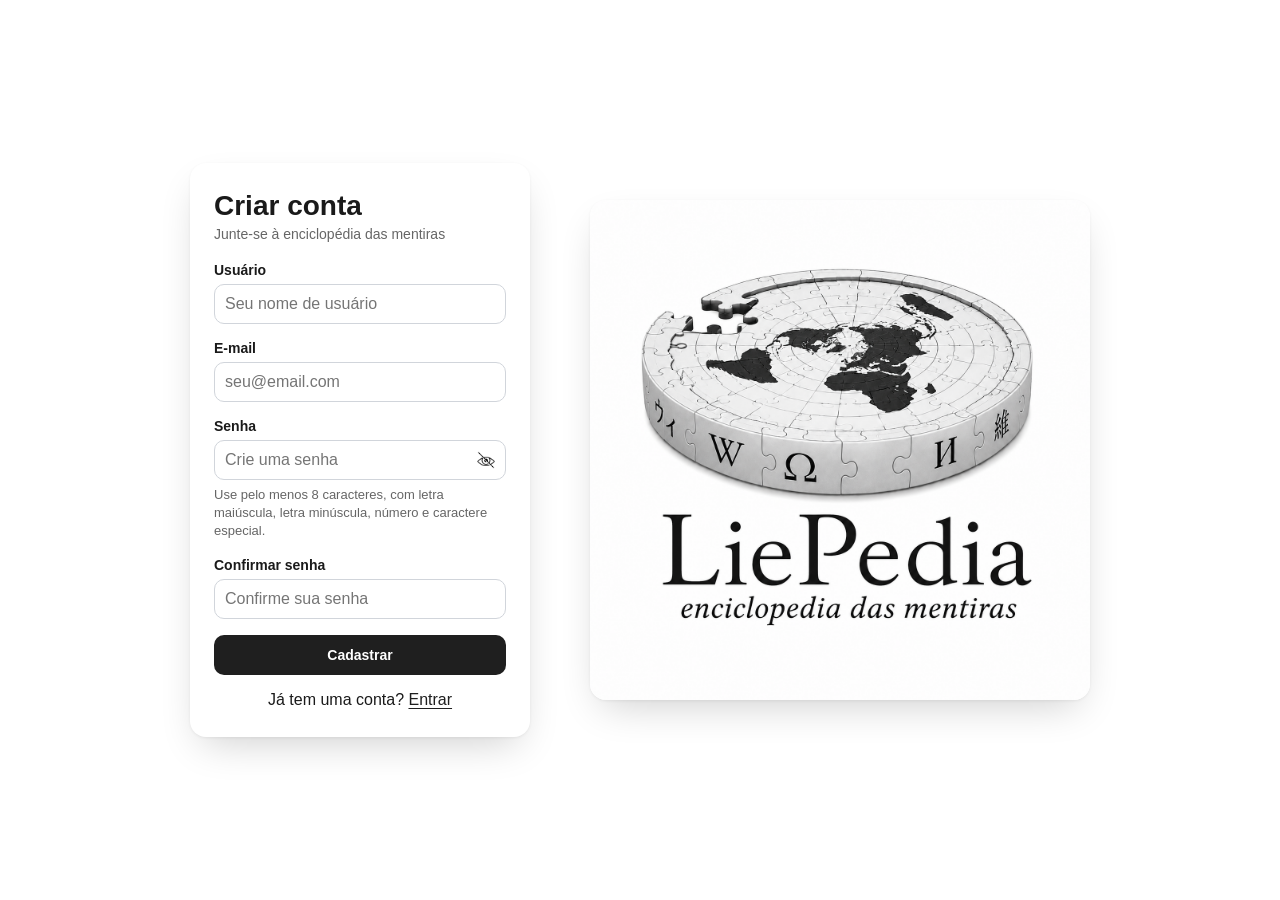
<file: tela_cadastro/cadastro-index.html>
<!DOCTYPE html>
<html lang="pt-br">
<head>
    <meta charset="UTF-8">
    <meta name="viewport" content="width=device-width, initial-scale=1.0">
    <link rel="stylesheet" href="style.css">
    <title>Liepedia - Cadastro</title>
</head>

<body>   
     <img 
        src="../Imagens/logo1.png" 
        class="Logo"
        alt="">   
    <main>
        <div class="Fundo">
            <section class="CaixaCadastro">
                <h1 class="TituloCaixa">Criar conta</h1>
                <p class="SubtituloCaixa">Junte-se à enciclopédia das mentiras</p>

                <form id="FormCadastro" novalidate>
                        
                    <label class="TexUsuario" for="usuario">Usuário</label>
                    <input 
                        type="text"
                        id="usuario" 
                        placeholder="Seu nome de usuário"
                        required
                        name="usuario"
                        autocomplete="username">


                    <label class="TextEmail" for="email">E-mail</label>
                    <input
                        type="email"
                        required
                        id="email"
                        placeholder="seu@email.com"
                        name="email"
                        autocomplete="email">

                    <label class="TextSenha" for="senha">Senha</label>

                    <div class="LabelOlhosFechadosSenha">

                        <input 
                            type ="password"
                            required
                            id="senha" 
                            placeholder="Crie uma senha" 
                            name="senha"
                            autocomplete="new-password"
                            aria-describedby="DicaSenha">

                        <button
                            type="button"
                            class="BotaoOlho"
                            id="BotaoOlhoSenha"
                            aria-label="Mostrar senha"
                            aria-pressed="false">
                            <img
                                src="../Imagens/icons_olho_fechado.png"
                                class="Icon_Olhos_Fechados_Senha"
                                alt=""
                                id="Icon_Olhos_Fechados_Senha">
                        </button>

                    </div>
                    <p class="DicaSenha" id="DicaSenha">Use pelo menos 8 caracteres, com letra maiúscula, letra minúscula, número e caractere especial.</p>


                    <label class="TextConfirmarSenha" for="confirmar-senha">Confirmar senha</label>

                    <input 
                        type="password"
                        required
                        id="confirmar-senha" 
                        placeholder="Confirme sua senha" 
                        name="confirmar-senha"
                        autocomplete="new-password">


                    <button type="submit" id="BtnEnviar">Cadastrar</button>
                
                    <p class="MensagemDeErro" id="MensagemErro" role="alert"></p>

                </form>

                <p class="TextoEntrar">
                    Já tem uma conta? 
                    <a href="../tela_login/login-index.html" class="EntrarLink">
                        Entrar</a></p>
            </section>

            <img 
                src="../Imagens/logo1.png" 
                class="LogoMax" 
                alt="Logo do Liepedia">
        </div>
    </main>

    <script src="script.js"></script>

</body>
</html>
</file>
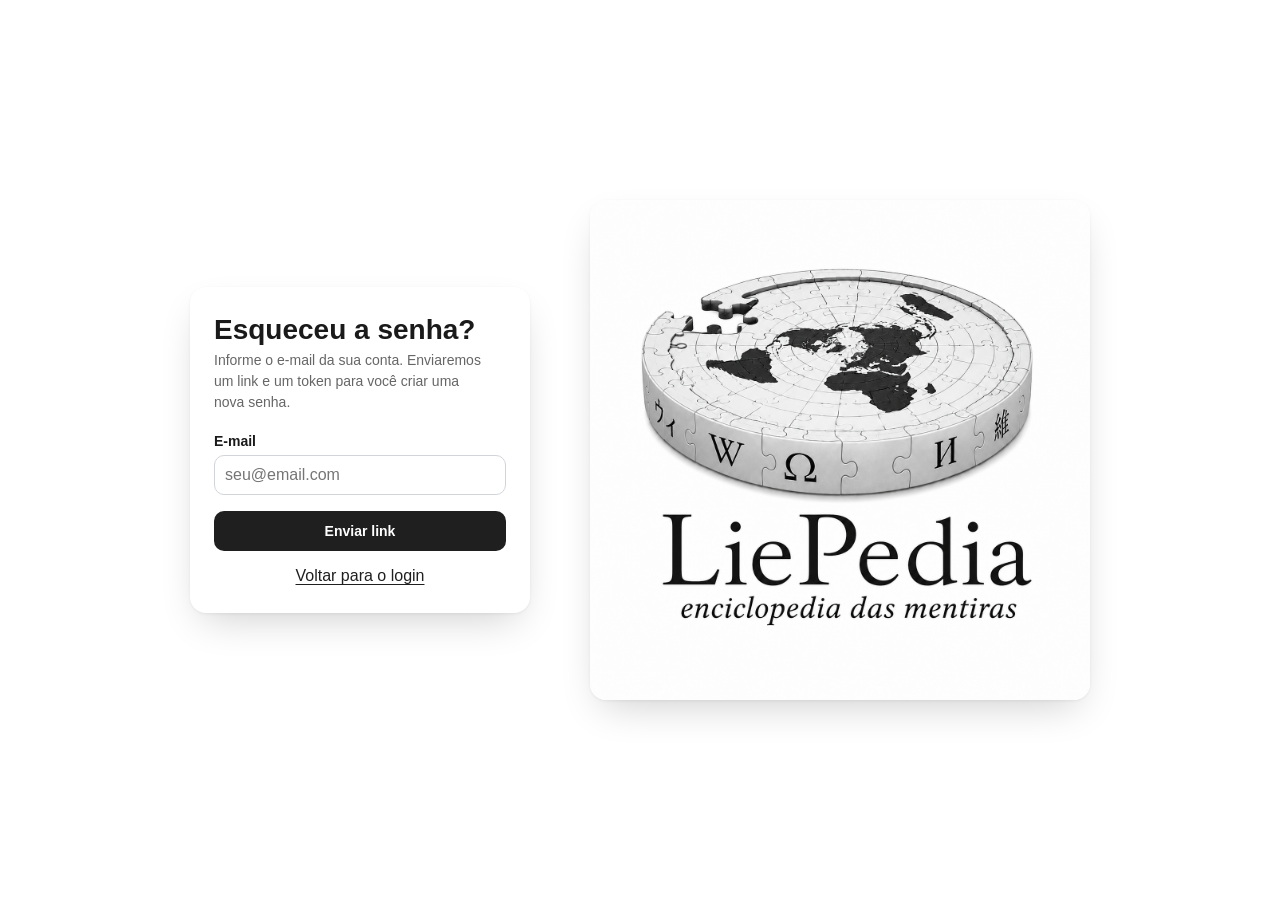
<file: tela_esqueceu_senha/esqueceu_senha.html>
<!DOCTYPE html>
<html lang="pt-br">
<head>
    <meta charset="UTF-8">
    <meta name="viewport" content="width=device-width, initial-scale=1.0">
    <link rel="stylesheet" href="style.css">
    <title>Liepedia - Recuperar senha</title>
</head>

<body>   
     <img 
        src="../Imagens/logo1.png" 
        class="Logo"
        alt="">
  <main>
        <div class="FundoEsqueceuSenha">
            <section class="CaixaCadastro">
                <h1 class="TituloEsqueceuSenha">Esqueceu a senha?</h1>
                <p class="Subtitulo">Informe o e-mail da sua conta. Enviaremos um link e um token para você criar uma nova senha.</p>
                <form class="FormulárioEsqueceuSenha" id="FormEsqueceuSenha" novalidate>
                    <label class="Textemail" for="email">E-mail</label>
                    <input
                        type="email"
                        class="LabelEmail"
                        id="email"
                        required
                        name="email"
                        placeholder="seu@email.com"
                        autocomplete="email"
                        >
                    <button type="submit" class="BtnEnviar">Enviar link</button>
                    <p class="MensagemErro" id="MensagemErro" role="alert"></p>
                    <p class="MensagemSucesso" id="MensagemSucesso" role="status"></p>
                </form>
                <div class="linkLoginDiv">
                    <a class="LinkLogin" href="../tela_login/login-index.html">Voltar para o login</a>
                </div>
            </section>
        </div>
    </main>

    <script src="script.js"></script>

    <img 
        src="../Imagens/logo1.png" 
        class="Logo1"
        alt="">
</body>
</html>
</file>
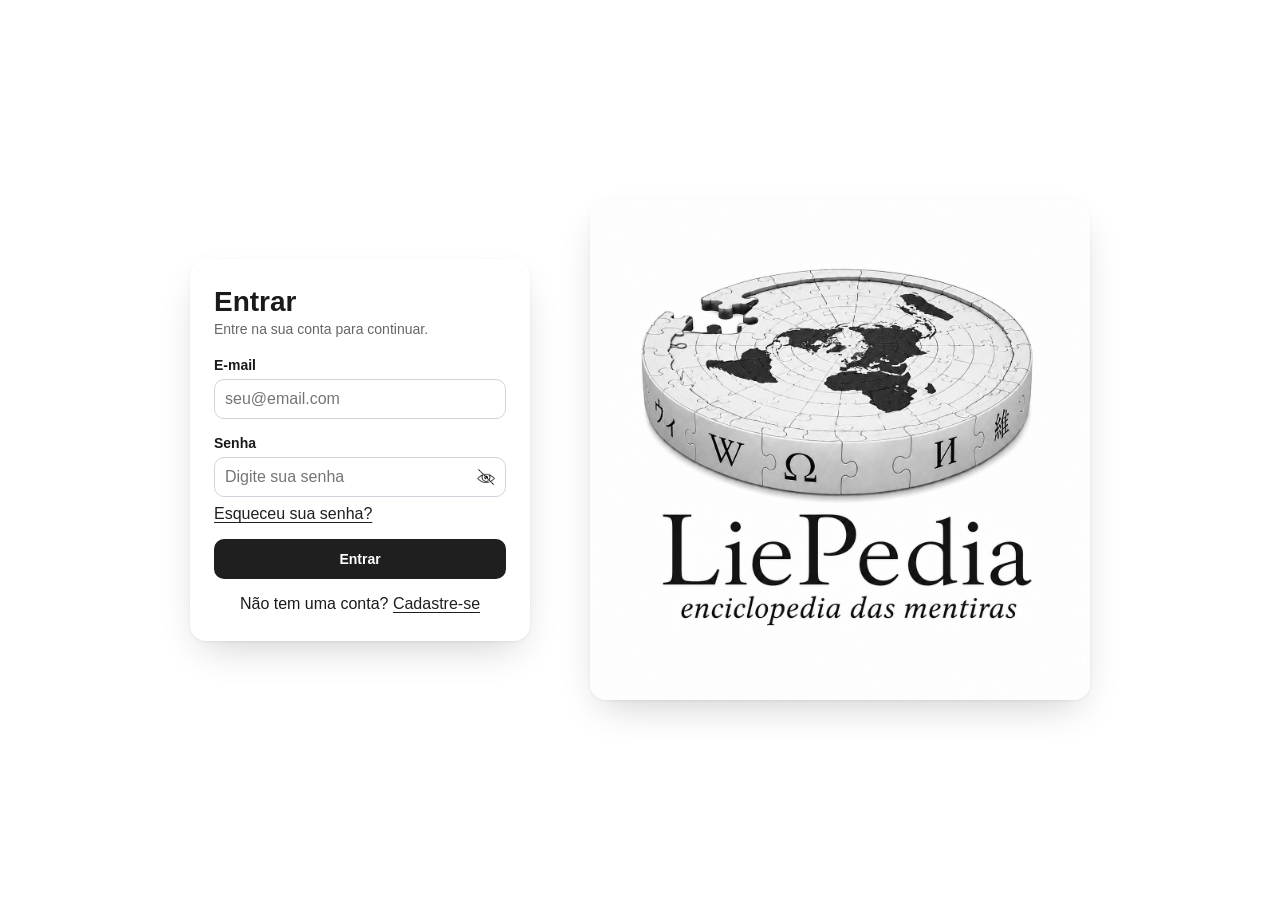
<file: tela_login/login-index.html>
<!DOCTYPE html>
<html lang="pt-br">
<head>
    <meta charset="UTF-8">
    <meta name="viewport" content="width=device-width, initial-scale=1.0">
    <link rel="stylesheet" href="style.css">
    <title>Liepedia - Login</title>
</head>


<body>

    <img 
        src="../Imagens/logo1.png" 
        class = "logo" 
        alt="">

        <main>

            <div class="conteiner">
                
                <section class="caixa">
                    <h1 class="TituloPrimario">Entrar</h1>

                    <p class="Subtitulo">Entre na sua conta para continuar.</p>
                    
                    <form id="FormularioLogin" novalidate>

                        <label class="TextEmail" for="email">E-mail</label>
                    
                        <input 
                            type="email" 
                            id="email" 
                            placeholder="seu@email.com"
                            autocomplete="email"
                            name="email"
                            required
                            >


                        <label class="TextUsuario" for="senha">Senha</label>

                        <div class="Label_senha">
                            <input 
                                type="password" 
                                id="senha" 
                                placeholder="Digite sua senha" 
                                name="senha"
                                autocomplete="current-password"
                                required>
                            <button
                                type="button"
                                class="BotaoOlho"
                                id="botaoOlho"
                                aria-label="Mostrar senha"
                                aria-pressed="false">
                                <img
                                    src="../Imagens/icons_olho_fechado.png"
                                    class="icon_olhos_abertos"
                                    id="iconeOlho"
                                    alt="">
                            </button>
                        </div>


                        <a class="RefazerSenhaLink" href="../tela_esqueceu_senha/esqueceu_senha.html">Esqueceu sua senha?</a>
                        <button type="submit">Entrar</button>

                        <p class="MensagemVaziaLogin" id="MensagemVaziaLogin" role="alert"></p>

                    </form>

                    <p class="TextoCadastro">
                        Não tem uma conta? 
                        <a href="../tela_cadastro/cadastro-index.html" class="FazerCadastroLink">
                            Cadastre-se</a></p>

                </section>

                    <img 
                        src="../Imagens/logo1.png" 
                        class="LogoMax" 
                        alt="Logo do Liepedia">
            </div>

        <script src="script.js"></script>

    </main>
</body>   
</html>
</file>
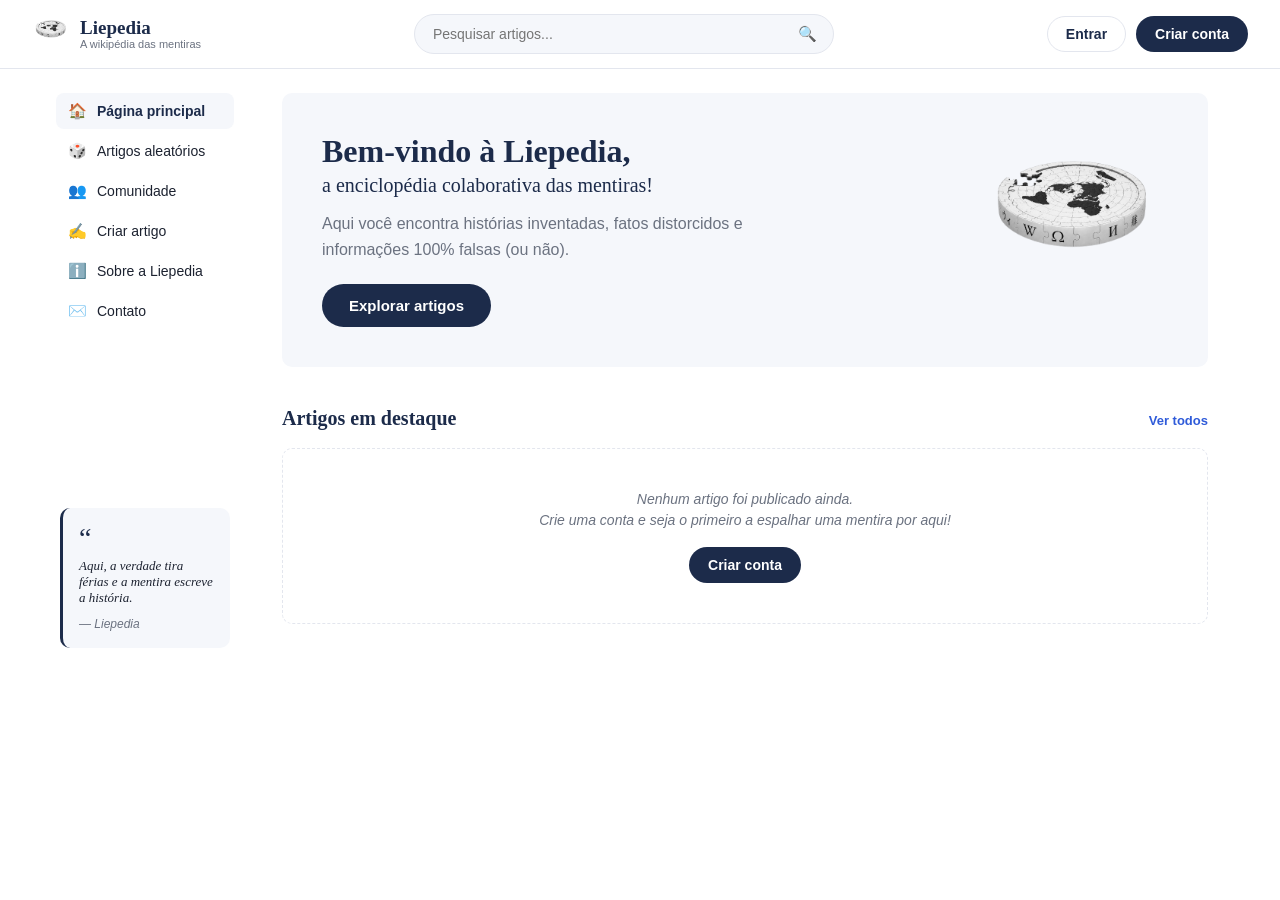
<file: tela_principal/liepedia.html>
<!DOCTYPE html>
<html lang="pt-BR">
<head>
  <meta charset="UTF-8">
  <meta name="viewport" content="width=device-width, initial-scale=1.0">
  <title>Liepedia — a wikipédia das mentiras</title>
  <link rel="stylesheet" href="style.css">
</head>
<body>

  <!--CABEÇALHO-->
  <header class="barra-superior">

    <!--Barra lateral tres traços-->
    <button class="barra-superior__menu" id="botaoMenu" aria-label="Abrir menu" aria-expanded="false" aria-controls="barraLateral">☰</button>

    <!--Barra lateral Logo-->
    <div class="barra-superior__logo">
      <span class="barra-superior__selo">
        <img src="Logo.png" alt="">
      </span>
      <div>
        <h1>Liepedia</h1>
        <p>A wikipédia das mentiras</p>
      </div>
    </div>


    <!--barra de pesquisa-->
    <div class="barra-superior__busca">
      <input type="search" id="campoBusca" placeholder="Pesquisar artigos..." aria-label="Pesquisar artigos">
      <button id="botaoBusca" aria-label="Pesquisar"><span aria-hidden="true">🔍</span></button>
    </div>

    <!--barra lateral de conta-->
    <div class="barra-superior__conta">
      <a href="../tela_login/login-index.html" class="botao botao--contorno" id="linkEntrar">Entrar</a>
      <a href="../tela_cadastro/cadastro-index.html" class="botao botao--solido" id="linkCriarConta">Criar conta</a>
    </div>
  </header>

  <div class="pagina">

    <!-- Fundo escurecido atrás do menu, usado só no mobile pra fechar ao clicar fora -->
    <div class="barra-lateral__fundo" id="fundoMenu"></div>

    <!--BARRA LATERAL CONTEUDO-->
    <aside class="barra-lateral" id="barraLateral">
      <nav class="barra-lateral__nav">
        <a href="#" class="ativo" aria-current="page"><span aria-hidden="true">🏠</span>Página principal</a>
        <a href="#"><span aria-hidden="true">🎲</span>Artigos aleatórios</a>
        <a href="#"><span aria-hidden="true">👥</span>Comunidade</a>
        <a href="#"><span aria-hidden="true">✍️</span>Criar artigo</a>
        <a href="#"><span aria-hidden="true">ℹ️</span>Sobre a Liepedia</a>
        <a href="#"><span aria-hidden="true">✉️</span>Contato</a>
      </nav>

      <!--Barra lateral dp mini texto-->
      <blockquote class="caixa-citacao">
        <span class="caixa-citacao__aspas" aria-hidden="true">“</span>
        <p>Aqui, a verdade tira férias e a mentira escreve a história.</p>
        <cite>— Liepedia</cite>
      </blockquote>
    </aside>

    <!--CONTEÚDO PRINCIPAL-->
    <main class="conteudo">

      <!-- Banner de boas-vindas -->
      <section class="banner">
        <div class="banner__texto">
          <h2>Bem-vindo à Liepedia,</h2>
          <p class="banner__subtitulo">a enciclopédia colaborativa das mentiras!</p>
          <p class="banner__descricao">
            Aqui você encontra histórias inventadas, fatos distorcidos
            e informações 100% falsas (ou não).
          </p>
          <a href="#artigosDestaque" class="botao botao--solido botao--grande">Explorar artigos</a>
        </div>
        <div class="banner__emblema" aria-hidden="true">
          <img src="Logo.png" alt="">
        </div>
      </section>

      <!-- Artigos em destaque -->
      <section class="secao-destaque" id="artigosDestaque">
        <div class="secao-destaque__cabecalho">
          <h3>Artigos em destaque</h3>
          <a href="#" class="secao-destaque__ver-todos">Ver todos</a>
        </div>

        <div id="grade-destaque" class="secao-destaque__grade">
          <!-- preenchido via JS: mostra estado vazio ou os cards dos artigos publicados -->
        </div>
      </section>

    </main>
  </div>


  <script src="script.js"></script>
  
</body>
</html>
</file>
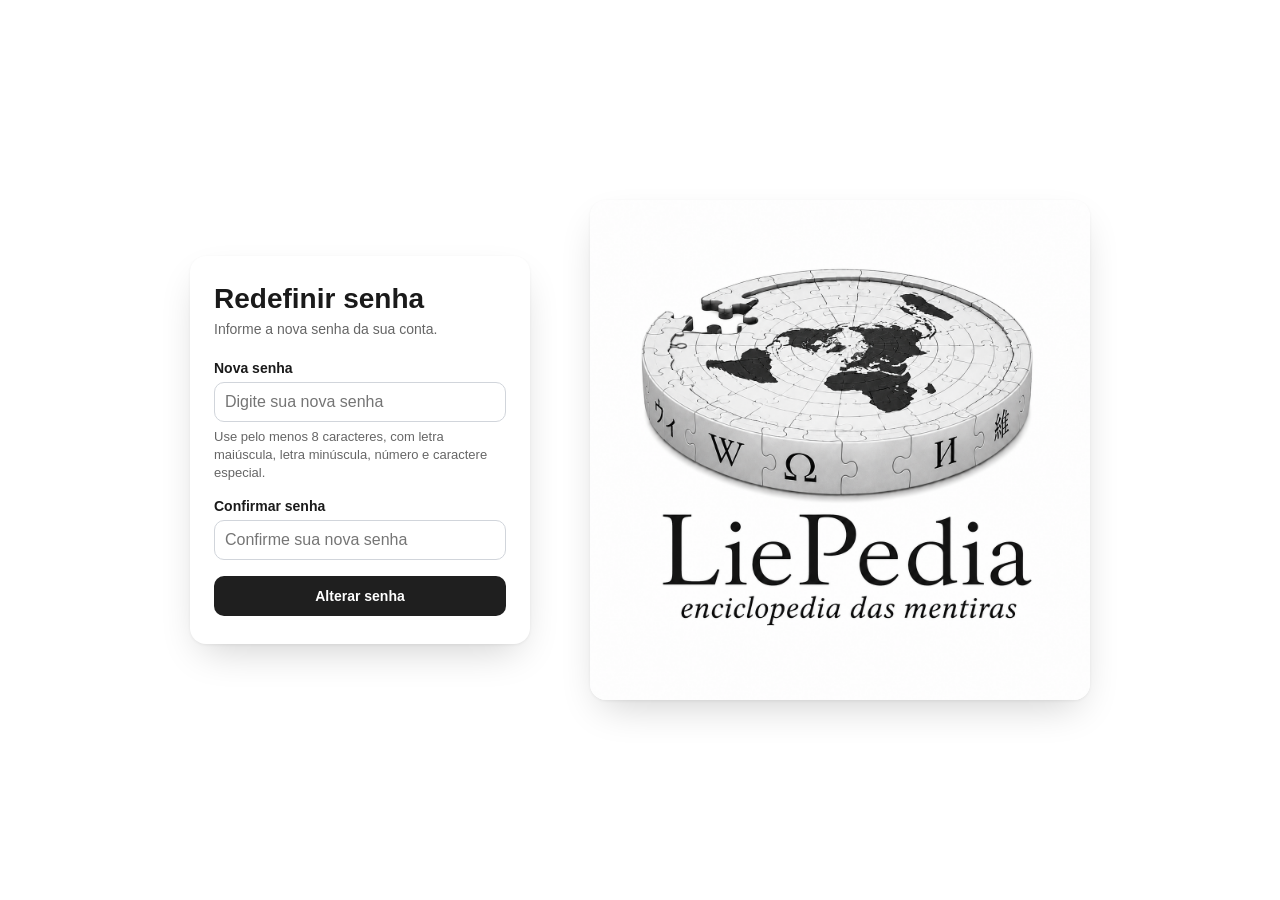
<file: tela_esqueceu_senha/tela_troca_de_senha/troca_de_senha.html>
<!DOCTYPE html>
<html lang="pt-br">
<head>
    <meta charset="UTF-8">
    <meta name="viewport" content="width=device-width, initial-scale=1.0">
    <link rel="stylesheet" href="style.css">
    <title>Liepedia - Trocar senha</title>
</head>

<body>
    <img 
        src="../../Imagens/logo1.png" 
        class="Logo"
        alt="">
    <main>
        <div class="FundoTrocaSenha">
            <section class="RefazerSenha">
                <h1 class="TituloTrocaSenha">Redefinir senha</h1>
                <p class="Subtitulo">Informe a nova senha da sua conta.</p>
                <form class="FormularioTrocaSenha" id="FormularioTrocaSenha" novalidate>

                    <label class="TextSenha" for="senha">Nova senha</label>
                    <input
                        type="password"
                        class="LabelSenha"
                        id="senha"
                        required
                        name="senha"
                        placeholder="Digite sua nova senha"
                        autocomplete="new-password"
                        aria-describedby="DicaSenha">
                    <p class="DicaSenha" id="DicaSenha">Use pelo menos 8 caracteres, com letra maiúscula, letra minúscula, número e caractere especial.</p>

                    <label class="TextConfirmaSenha" for="confirmaSenha">Confirmar senha</label>
                    <input
                        type="password"
                        class="labelConfirmaSenha"
                        id="confirmaSenha"
                        required
                        placeholder="Confirme sua nova senha"
                        autocomplete="new-password">

                    <p class="MensagemErro" id="MensagemErro" role="alert"></p>
                    <p class="MensagemSucesso" id="MensagemSucesso" role="status"></p>

                    <button type="submit" class="BtnAlterarSenha">Alterar senha</button>

                </form>
            </section>
        </div>
    </main>
    <script src="script.js"></script>
    <img 
        src="../../Imagens/logo1.png" 
        class="Logo1"
        alt="">
</body>
</html>
</file>
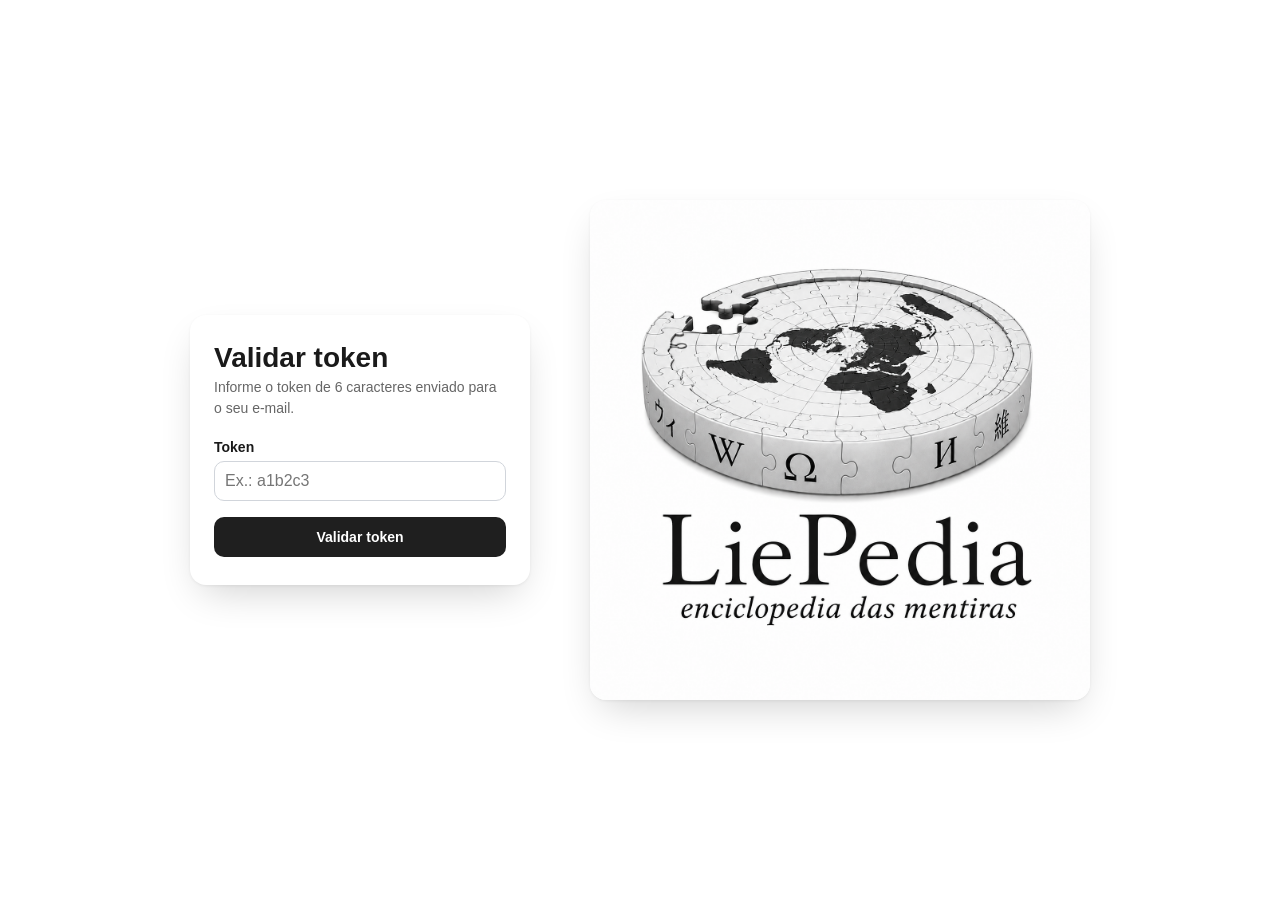
<file: tela_esqueceu_senha/tela_validacao_token/validacao_token.html>
<!DOCTYPE html>
<html lang="pt-br">
<head>
    <meta charset="UTF-8">
    <meta name="viewport" content="width=device-width, initial-scale=1.0">
    <link rel="stylesheet" href="style.css">
    <title>Liepedia - Validar token</title>
</head>
<body>
    <img 
        src="../../Imagens/logo1.png" 
        class="Logo"
        alt="">
    <main>
        <div class="FundoValidacaoToken">
            <section class="ValidacaoToken">
                <h1 class="TituloValidacaoToken">Validar token</h1>
                <p class="Subtitulo">Informe o token de 6 caracteres enviado para o seu e-mail.</p>
                <form class="FormularioValidacaoToken" id="FormularioValidacaoToken" novalidate>

                    <label class="TextToken" for="token">Token</label>
                    <input
                        type="text"
                        class="LabelToken"
                        id="token"
                        required
                        name="token"
                        placeholder="Ex.: a1b2c3"
                        maxlength="6"
                        autocomplete="one-time-code"
                        autocapitalize="off"
                        spellcheck="false">

                    <p class="MensagemErro" id="MensagemErro" role="alert"></p>
                    <p class="MensagemSucesso" id="MensagemSucesso" role="status"></p>

                    <button type="submit" class="BtnValidarToken">Validar token</button>

                </form>
            </section>
        </div>
    </main>
    <script src="script.js"></script>
    <img 
        src="../../Imagens/logo1.png" 
        class="Logo1"
        alt="">
</body>
</html>
</file>
<file: tela_cadastro/style.css>
body{
    margin: 0;
    font-family: "Segoe UI", Helvetica, Arial, sans-serif; /* mesma pilha da tela principal */
    color: #1a1a1a;
}

.Logo{
    position: absolute;
    top: 20px;
    left: 20px;
    width: 100px;
    height: 100px;
}

section{
    background-color: white;
    border-radius: 8px;
    box-shadow: 0px 4px 12px rgba(0, 0, 0, 0.1);
    padding: 20px;
    width: 100%;
    max-width: 340px;
    box-sizing: border-box;
}

.TituloCaixa{
   font-size: 28px;
   font-weight: bold;
   line-height: 1.1;
   margin: 0 0 4px;
   color: #1a1a1a;
}

.SubtituloCaixa{
    color: #666;
    font-size: 14px;
    margin: 0 0 20px;
}

label{
   display: block;
   font-weight: bold;
   font-size: 14px;
   margin-bottom: 6px;
}

input{
    width: 100%;
    min-height: 40px;
    border: 1px solid #d1d5db;
    border-radius: 6px;
    font-size: 16px; /* evita zoom automático do iOS */
    font-family: inherit;
    margin-bottom: 16px;
    padding: 0 10px;
    box-sizing: border-box;
}

input:focus-visible{
    outline: 2px solid #2563eb;
    outline-offset: 1px;
    border-color: #2563eb;
}

button[type="submit"]{
    display: block;
    width: 100%;
    min-height: 40px;
    background-color: #1C2B4A;
    color: white;
    border: none;
    padding: 10px 16px;
    border-radius: 6px;
    cursor: pointer;
    font-family: inherit;
    font-size: 14px;
    font-weight: bold;
    transition: filter 0.2s ease;
}

button[type="submit"]:hover{
    filter: brightness(1.15);
}

button:focus-visible,
a:focus-visible{
    outline: 2px solid #2563eb;
    outline-offset: 2px;
}

.TextoEntrar{
    text-align: center;
    margin-bottom: 0;
}

.MensagemDeErro{
    color: red;
    font-weight: bold;
    font-size: 14px;
    margin: 10px 0 0;
    text-align: center;
}

.MensagemDeErro:empty{
    display: none;
}

.DicaSenha{
    color: #666;
    font-size: 13px;
    line-height: 1.4;
    margin: 6px 0 16px;
}

.EntrarLink{
    color: #2563eb;
    text-decoration: none;
}

.EntrarLink:hover{
    text-decoration: underline;
}

.Fundo{
    display: flex;
    align-items: center;
    justify-content: center;
    gap: 60px;
    min-height: 100vh;
    padding: 24px 16px; /* igual em cima e embaixo: caixa no centro exato */
    box-sizing: border-box;
}

.LogoMax{
    width: 500px;
    max-width: 45vw;
    height: auto;
}

.LabelOlhosFechadosSenha{
    position: relative;
}

.LabelOlhosFechadosSenha input{
    padding-right: 44px;
    margin-bottom: 0;
}

.BotaoOlho{
    position: absolute;
    top: 50%;
    right: 4px;
    transform: translateY(-50%);
    width: 32px;
    height: 32px;
    padding: 0;
    border: none;
    border-radius: 4px;
    background: transparent;
    cursor: pointer;
    display: flex;
    align-items: center;
    justify-content: center;
}

.Icon_Olhos_Fechados_Senha{
    height: 18px;
    width: 18px;
}

/* abaixo disso a logo grande não cabe ao lado do formulário */
@media (max-width: 900px){
    .LogoMax{
        display: none;
    }
}

/* Desktop: a logo grande já aparece ao lado da caixa, então a pequena do canto sai */
@media (min-width: 901px){
    .Logo{
        display: none;
    }
}

/* Celular/tablet: a logo pequena do canto fica; o mesmo espaço em cima e embaixo mantém a caixa centralizada sem ficar por baixo dela */
@media (max-width: 900px){
    .Fundo{
        padding-block: 140px;
    }
}

/* ===== SUAVIZACAO: fundo, cantos, sombras e transições mais suaves ===== */

body{
    background-color: white; /* fundo branco: a sombra é o que separa a logo e o formulário */
}

/* As logos têm fundo próprio (não é branco puro): viram cartões arredondados como a caixa do formulário */
.LogoMax{
    border-radius: 16px;
    box-shadow:
        0 1px 3px rgba(0, 0, 0, 0.06),
        0 16px 40px -12px rgba(0, 0, 0, 0.20); /* sombra neutra, um pouco mais marcada para separar do fundo branco */
}

.Logo{
    border-radius: 12px;
}

section{
    border-radius: 16px;
    padding: 28px 24px;
    box-shadow:
        0 1px 3px rgba(0, 0, 0, 0.06),
        0 16px 40px -12px rgba(0, 0, 0, 0.20); /* sombra neutra, um pouco mais marcada para separar do fundo branco */
}

input{
    border-radius: 10px;
    background-color: white;
    transition-property: border-color, box-shadow;
    transition-duration: 150ms;
    transition-timing-function: ease-out;
}

input:hover{
    border-color: #9ca3af;
}

input:focus-visible{
    outline: 2px solid #2563eb;
    outline-offset: 1px;
    border-color: #2563eb;
    box-shadow: 0 0 0 5px rgba(37, 99, 235, 0.12); /* halo suave em volta do contorno */
}

button[type="submit"]{
    border-radius: 10px;
    transition-property: filter, box-shadow, scale;
    transition-duration: 150ms;
    transition-timing-function: ease-out;
}

button[type="submit"]:hover{
    box-shadow: 0 6px 16px -4px rgba(28, 43, 74, 0.35);
}

button[type="submit"]:active{
    scale: 0.96; /* leve "afundar" ao clicar */
}

.MensagemDeErro{
    color: #dc2626; /* vermelho mais suave e legível: contraste 4.8:1 (antes 4.0:1) */
}

@media (prefers-reduced-motion: reduce){
    button[type="submit"]:active{
        scale: 1;
    }
}

/* ===== PALETA GRAFITE: botões, links e foco no mesmo preto/cinza da logo ===== */

button[type="submit"]{
    background-color: #1f1f1f;
}

button[type="submit"]:hover{
    box-shadow: 0 6px 16px -4px rgba(31, 31, 31, 0.35);
}

/* Links da mesma cor do texto: o sublinhado é o que mostra que são clicáveis */
a[href]{
    color: #1f1f1f;
    text-decoration: underline;
    text-decoration-thickness: 1px;
    text-underline-offset: 3px;
}

a[href]:hover{
    text-decoration-thickness: 2px;
}

input:focus-visible{
    outline-color: #1f1f1f;
    border-color: #1f1f1f;
    box-shadow: 0 0 0 5px rgba(31, 31, 31, 0.10);
}

button:focus-visible,
a:focus-visible{
    outline-color: #1f1f1f;
}
</file>
<file: tela_esqueceu_senha/style.css>
body{
    background-color: white;
    margin: 0;
    padding: 24px 16px; /* igual em cima e embaixo: caixa no centro exato */
    box-sizing: border-box;
    display: flex;
    flex-wrap: wrap;
    align-items: center;
    justify-content: center;
    gap: 60px;
    min-height: 100vh;
    font-family: "Segoe UI", Helvetica, Arial, sans-serif; /* mesma pilha da tela principal */
    color: #1a1a1a;
}

main{
    width: 100%;
    max-width: 340px;
}

.FundoEsqueceuSenha{
    background-color: white;
    border-radius: 8px;
    box-shadow: 0px 4px 12px rgba(0, 0, 0, 0.1);
    padding: 20px;
}

.TituloEsqueceuSenha{
    font-size: 28px;
    font-weight: bold;
    line-height: 1.1;
    margin: 0 0 4px;
    color: #1a1a1a;
    text-wrap: balance;
}

.Subtitulo{
    color: #666;
    font-size: 14px;
    line-height: 1.5;
    margin: 0 0 20px;
    text-wrap: pretty;
}

label{
    display: block;
    font-weight: bold;
    font-size: 14px;
    margin-bottom: 6px;
}

input{
    width: 100%;
    min-height: 40px;
    border: 1px solid #d1d5db;
    border-radius: 6px;
    font-size: 16px; /* evita zoom automático do iOS */
    font-family: inherit;
    margin-bottom: 16px;
    padding: 0 10px;
    box-sizing: border-box;
}

input:focus-visible{
    outline: 2px solid #2563eb;
    outline-offset: 1px;
    border-color: #2563eb;
}

button{
    display: block;
    width: 100%;
    min-height: 40px;
    background-color: #1C2B4A;
    color: white;
    border: none;
    border-radius: 6px;
    padding: 10px 16px;
    cursor: pointer;
    font-family: inherit;
    font-size: 14px;
    font-weight: bold;
    transition: filter 0.2s ease;
}

button:hover{
    filter: brightness(1.15);
}

button:focus-visible,
a:focus-visible{
    outline: 2px solid #2563eb;
    outline-offset: 2px;
}

.Logo{
    position: absolute;
    width: 100px;
    top: 20px;
    left: 20px;
}

.Logo1{
    width: 500px;
    max-width: 45vw;
    height: auto;
}

.MensagemErro,
.MensagemSucesso{
    font-weight: bold;
    font-size: 14px;
    margin: 12px 0 0;
    text-align: center;
}

.MensagemErro{
    color: red;
}

.MensagemSucesso{
    color: green;
}

.MensagemErro:empty,
.MensagemSucesso:empty{
    display: none;
}

.linkLoginDiv{
    text-align: center;
    margin-top: 16px;
}

.LinkLogin{
    color: #2563eb;
    text-decoration: none;
}

.LinkLogin:hover{
    text-decoration: underline;
}

/* abaixo disso a logo grande não cabe ao lado do formulário */
@media (max-width: 900px){
    .Logo1{
        display: none;
    }
}

/* Desktop: a logo grande já aparece ao lado da caixa, então a pequena do canto sai */
@media (min-width: 901px){
    .Logo{
        display: none;
    }
}

/* Celular/tablet: a logo pequena do canto fica; o mesmo espaço em cima e embaixo mantém a caixa centralizada sem ficar por baixo dela */
@media (max-width: 900px){
    body{
        padding-block: 140px;
    }
}

/* ===== SUAVIZACAO: fundo, cantos, sombras e transições mais suaves ===== */

body{
    background-color: white; /* fundo branco: a sombra é o que separa a logo e o formulário */
}

/* As logos têm fundo próprio (não é branco puro): viram cartões arredondados como a caixa do formulário */
.Logo1{
    border-radius: 16px;
    box-shadow:
        0 1px 3px rgba(0, 0, 0, 0.06),
        0 16px 40px -12px rgba(0, 0, 0, 0.20); /* sombra neutra, um pouco mais marcada para separar do fundo branco */
}

.Logo{
    border-radius: 12px;
}

.FundoEsqueceuSenha{
    border-radius: 16px;
    padding: 28px 24px;
    box-shadow:
        0 1px 3px rgba(0, 0, 0, 0.06),
        0 16px 40px -12px rgba(0, 0, 0, 0.20); /* sombra neutra, um pouco mais marcada para separar do fundo branco */
}

input{
    border-radius: 10px;
    background-color: white;
    transition-property: border-color, box-shadow;
    transition-duration: 150ms;
    transition-timing-function: ease-out;
}

input:hover{
    border-color: #9ca3af;
}

input:focus-visible{
    outline: 2px solid #2563eb;
    outline-offset: 1px;
    border-color: #2563eb;
    box-shadow: 0 0 0 5px rgba(37, 99, 235, 0.12); /* halo suave em volta do contorno */
}

button{
    border-radius: 10px;
    transition-property: filter, box-shadow, scale;
    transition-duration: 150ms;
    transition-timing-function: ease-out;
}

button:hover{
    box-shadow: 0 6px 16px -4px rgba(28, 43, 74, 0.35);
}

button:active{
    scale: 0.96; /* leve "afundar" ao clicar */
}

.MensagemErro{
    color: #dc2626; /* vermelho mais suave e legível: contraste 4.8:1 (antes 4.0:1) */
}

.MensagemSucesso{
    color: #15803d; /* verde mais suave, contraste 5.0:1 */
}

@media (prefers-reduced-motion: reduce){
    button:active{
        scale: 1;
    }
}

/* ===== PALETA GRAFITE: botões, links e foco no mesmo preto/cinza da logo ===== */

button{
    background-color: #1f1f1f;
}

button:hover{
    box-shadow: 0 6px 16px -4px rgba(31, 31, 31, 0.35);
}

/* Links da mesma cor do texto: o sublinhado é o que mostra que são clicáveis */
a[href]{
    color: #1f1f1f;
    text-decoration: underline;
    text-decoration-thickness: 1px;
    text-underline-offset: 3px;
}

a[href]:hover{
    text-decoration-thickness: 2px;
}

input:focus-visible{
    outline-color: #1f1f1f;
    border-color: #1f1f1f;
    box-shadow: 0 0 0 5px rgba(31, 31, 31, 0.10);
}

button:focus-visible,
a:focus-visible{
    outline-color: #1f1f1f;
}
</file>
<file: tela_login/style.css>
body{
    background-color: white;
    margin: 0;
    font-family: "Segoe UI", Helvetica, Arial, sans-serif; /* mesma pilha da tela principal */
    color: #1a1a1a;
}

.logo{
    position: absolute;
    top: 20px;
    left: 20px;
    width: 100px;
    height: 100px;
}

.caixa{
    background-color: white;
    border-radius: 8px;
    box-shadow: 0px 4px 12px rgba(0, 0, 0, 0.1);
    padding: 20px;
    width: 100%;
    max-width: 340px;
    box-sizing: border-box;
}

.TituloPrimario {
    font-size: 28px;
    font-weight: bold;
    line-height: 1.1;
    margin: 0 0 4px;
    color: #1a1a1a;
}

.Subtitulo{
    color: #666;
    font-size: 14px;
    margin: 0 0 20px;
}

.TextEmail,
.TextUsuario{
    display: block;
    font-weight: bold;
    font-size: 14px;
    margin-bottom: 6px;
}

input{
    width: 100%;
    min-height: 40px;
    border: 1px solid #d1d5db;
    border-radius: 6px;
    font-size: 16px; /* evita zoom automático do iOS */
    font-family: inherit;
    margin-bottom: 16px;
    padding: 0 10px;
    box-sizing: border-box;
}

input:focus-visible{
    outline: 2px solid #2563eb;
    outline-offset: 1px;
    border-color: #2563eb;
}

.RefazerSenhaLink{
    color: #2563eb;
    margin-bottom: 16px;
    text-decoration: none;
    display: inline-block;
}

.RefazerSenhaLink:hover,
.FazerCadastroLink:hover{
    text-decoration: underline;
}

.FazerCadastroLink{
    color: #2563eb;
    text-decoration: none;
}

.TextoCadastro{
    text-align: center;
    margin-bottom: 0;
}

button[type="submit"]{
    display: block;
    width: 100%;
    min-height: 40px;
    background-color: #1C2B4A;
    color: white;
    border: none;
    padding: 10px 16px;
    border-radius: 6px;
    cursor: pointer;
    font-family: inherit;
    font-size: 14px;
    font-weight: 600;
    transition: filter 0.2s ease;
}

button[type="submit"]:hover{
    filter: brightness(1.15);
}

button:focus-visible,
a:focus-visible{
    outline: 2px solid #2563eb;
    outline-offset: 2px;
}

.conteiner{
    display: flex;
    align-items: center;
    justify-content: center;
    gap: 60px;
    min-height: 100vh;
    padding: 24px 16px; /* igual em cima e embaixo: caixa no centro exato */
    box-sizing: border-box;
}

.LogoMax{
    width: 500px;
    max-width: 45vw;
    height: auto;
}

.MensagemVaziaLogin{
    color: red;
    font-weight: bold;
    font-size: 14px;
    margin: 10px 0 0;
    text-align: center;
}

.MensagemVaziaLogin:empty{
    display: none;
}

.Label_senha{
    position: relative;
    margin-bottom: 8px;
}

.Label_senha input{
    padding-right: 44px;
    margin-bottom: 0;
}

.BotaoOlho{
    position: absolute;
    top: 50%;
    right: 4px;
    transform: translateY(-50%);
    width: 32px;
    height: 32px;
    padding: 0;
    border: none;
    border-radius: 4px;
    background: transparent;
    cursor: pointer;
    display: flex;
    align-items: center;
    justify-content: center;
}

.icon_olhos_abertos{
    height: 18px;
    width: 18px;
}

/* abaixo disso a logo grande não cabe ao lado do formulário */
@media (max-width: 900px){
    .LogoMax{
        display: none;
    }
}

/* Desktop: a logo grande já aparece ao lado da caixa, então a pequena do canto sai */
@media (min-width: 901px){
    .logo{
        display: none;
    }
}

/* Celular/tablet: a logo pequena do canto fica; o mesmo espaço em cima e embaixo mantém a caixa centralizada sem ficar por baixo dela */
@media (max-width: 900px){
    .conteiner{
        padding-block: 140px;
    }
}

/* ===== SUAVIZACAO: fundo, cantos, sombras e transições mais suaves ===== */

body{
    background-color: white; /* fundo branco: a sombra é o que separa a logo e o formulário */
}

/* As logos têm fundo próprio (não é branco puro): viram cartões arredondados como a caixa do formulário */
.LogoMax{
    border-radius: 16px;
    box-shadow:
        0 1px 3px rgba(0, 0, 0, 0.06),
        0 16px 40px -12px rgba(0, 0, 0, 0.20); /* sombra neutra, um pouco mais marcada para separar do fundo branco */
}

.logo{
    border-radius: 12px;
}

.caixa{
    border-radius: 16px;
    padding: 28px 24px;
    box-shadow:
        0 1px 3px rgba(0, 0, 0, 0.06),
        0 16px 40px -12px rgba(0, 0, 0, 0.20); /* sombra neutra, um pouco mais marcada para separar do fundo branco */
}

input{
    border-radius: 10px;
    background-color: white;
    transition-property: border-color, box-shadow;
    transition-duration: 150ms;
    transition-timing-function: ease-out;
}

input:hover{
    border-color: #9ca3af;
}

input:focus-visible{
    outline: 2px solid #2563eb;
    outline-offset: 1px;
    border-color: #2563eb;
    box-shadow: 0 0 0 5px rgba(37, 99, 235, 0.12); /* halo suave em volta do contorno */
}

button[type="submit"]{
    border-radius: 10px;
    transition-property: filter, box-shadow, scale;
    transition-duration: 150ms;
    transition-timing-function: ease-out;
}

button[type="submit"]:hover{
    box-shadow: 0 6px 16px -4px rgba(28, 43, 74, 0.35);
}

button[type="submit"]:active{
    scale: 0.96; /* leve "afundar" ao clicar */
}

.MensagemVaziaLogin{
    color: #dc2626; /* vermelho mais suave e legível: contraste 4.8:1 (antes 4.0:1) */
}

@media (prefers-reduced-motion: reduce){
    button[type="submit"]:active{
        scale: 1;
    }
}

/* ===== PALETA GRAFITE: botões, links e foco no mesmo preto/cinza da logo ===== */

button[type="submit"]{
    background-color: #1f1f1f;
}

button[type="submit"]:hover{
    box-shadow: 0 6px 16px -4px rgba(31, 31, 31, 0.35);
}

/* Links da mesma cor do texto: o sublinhado é o que mostra que são clicáveis */
a[href]{
    color: #1f1f1f;
    text-decoration: underline;
    text-decoration-thickness: 1px;
    text-underline-offset: 3px;
}

a[href]:hover{
    text-decoration-thickness: 2px;
}

input:focus-visible{
    outline-color: #1f1f1f;
    border-color: #1f1f1f;
    box-shadow: 0 0 0 5px rgba(31, 31, 31, 0.10);
}

button:focus-visible,
a:focus-visible{
    outline-color: #1f1f1f;
}
</file>
<file: tela_principal/style.css>
/* ===========================================================
   Liepedia — estilos gerais
   =========================================================== */

:root {
  --cor-marinho: #1c2b4a;
  --cor-marinho-escuro: #14203a;
  --cor-azul: #2f5bd9;
  --cor-fundo: #ffffff;
  --cor-fundo-suave: #f5f7fb;
  --cor-borda: #e3e6ee;
  --cor-texto: #1c2230;
  --cor-texto-claro: #6b7280;
  --raio: 10px;
  --fonte-principal: "Segoe UI", Helvetica, Arial, sans-serif;
  --fonte-serifada: Georgia, "Times New Roman", serif;
}

* {
  box-sizing: border-box;
}

body {
  margin: 0;
  font-family: var(--fonte-principal);
  color: var(--cor-texto);
  background: var(--cor-fundo);
}

a {
  text-decoration: none;
  color: inherit;
}

h1, h2, h3 {
  margin: 0;
}

/* ===== BOTÕES ===== */

.botao {
  display: inline-block;
  padding: 9px 18px;
  border-radius: 20px;
  font-size: 14px;
  font-weight: 600;
  cursor: pointer;
  border: 1px solid transparent;
  transition: opacity 0.15s ease;
}

.botao:hover {
  opacity: 0.85;
}

.botao--contorno {
  color: var(--cor-marinho);
  border-color: var(--cor-borda);
  background: transparent;
}

.botao--solido {
  background: var(--cor-marinho);
  color: #fff;
}

.botao--grande {
  padding: 12px 26px;
  font-size: 15px;
  border-radius: 24px;
}

/* ===== CABEÇALHO ===== */

.barra-superior {
  display: flex;
  align-items: center;
  justify-content: space-between;
  gap: 24px;
  padding: 14px 32px;
  border-bottom: 1px solid var(--cor-borda);
}

.barra-lateral__fundo {
  display: none;
}

.barra-superior__menu {
  display: none;
  border: 1px solid var(--cor-borda);
  background: transparent;
  border-radius: 8px;
  font-size: 18px;
  padding: 6px 10px;
  cursor: pointer;
  color: var(--cor-marinho);
  flex-shrink: 0;
}

.barra-superior__logo {
  display: flex;
  align-items: center;
  gap: 10px;
  flex-shrink: 0;
}

.barra-superior__selo {
  width: 38px;
  height: 38px;
  display: flex;
  align-items: center;
  justify-content: center;
  flex-shrink: 0;
}

.barra-superior__selo img {
  width: 100%;
  height: 100%;
  object-fit: contain;
}

.barra-superior__logo h1 {
  font-family: var(--fonte-serifada);
  font-size: 19px;
  color: var(--cor-marinho);
  line-height: 1.1;
}

.barra-superior__logo p {
  margin: 0;
  font-size: 11px;
  color: var(--cor-texto-claro);
}

.barra-superior__busca {
  flex: 1;
  max-width: 420px;
  display: flex;
  align-items: center;
  border: 1px solid var(--cor-borda);
  border-radius: 20px;
  padding: 6px 8px 6px 16px;
  background: var(--cor-fundo-suave);
}

.barra-superior__busca:focus-within {
  outline: 2px solid var(--cor-azul);
  outline-offset: 2px;
}

.barra-superior__busca input {
  flex: 1;
  min-width: 0;
  border: none;
  background: transparent;
  outline: none; /* o anel de foco fica no contêiner (:focus-within) */
  font-family: inherit;
  font-size: 14px;
}

.barra-superior__busca button {
  border: none;
  background: transparent;
  cursor: pointer;
  font-size: 15px;
  padding: 4px 8px;
}

.barra-superior__conta {
  display: flex;
  gap: 10px;
  flex-shrink: 0;
}

a:focus-visible,
button:focus-visible {
  outline: 2px solid var(--cor-azul);
  outline-offset: 2px;
}

/* ===== LAYOUT GERAL ===== */

.pagina {
  display: flex;
  max-width: 1200px;
  margin: 0 auto;
}

/* ===== BARRA LATERAL ===== */

.barra-lateral {
  width: 210px;
  flex-shrink: 0;
  padding: 24px 16px;
  display: flex;
  flex-direction: column;
  justify-content: space-between;
  min-height: 520px;
}

.barra-lateral__nav {
  display: flex;
  flex-direction: column;
  gap: 4px;
  font-size: 14px;
}

.barra-lateral__nav a {
  display: flex;
  align-items: center;
  gap: 10px;
  padding: 9px 12px;
  border-radius: 8px;
  color: var(--cor-texto);
}

.barra-lateral__nav a:hover {
  background: var(--cor-fundo-suave);
}

.barra-lateral__nav a.ativo {
  background: var(--cor-fundo-suave);
  color: var(--cor-marinho);
  font-weight: 700;
}

.barra-lateral__nav a span {
  font-size: 15px;
}

.caixa-citacao {
  margin: 24px 4px 0;
  padding: 16px;
  background: var(--cor-fundo-suave);
  border-radius: var(--raio);
  border-left: 3px solid var(--cor-marinho);
}

.caixa-citacao__aspas {
  font-family: var(--fonte-serifada);
  font-size: 28px;
  color: var(--cor-marinho);
  line-height: 1;
}

.caixa-citacao p {
  font-family: var(--fonte-serifada);
  font-style: italic;
  font-size: 13px;
  margin: 6px 0 8px;
  color: var(--cor-texto);
}

.caixa-citacao cite {
  font-size: 12px;
  color: var(--cor-texto-claro);
}

/* ===== CONTEÚDO PRINCIPAL ===== */

.conteudo {
  flex: 1;
  padding: 24px 32px 48px;
}

/* Banner */

.banner {
  display: flex;
  align-items: center;
  justify-content: space-between;
  gap: 32px;
  background: var(--cor-fundo-suave);
  border-radius: var(--raio);
  padding: 40px;
  margin-bottom: 40px;
}

.banner__texto {
  max-width: 480px;
}

.banner h2 {
  font-family: var(--fonte-serifada);
  font-size: 32px;
  color: var(--cor-marinho);
}

.banner__subtitulo {
  font-family: var(--fonte-serifada);
  font-size: 20px;
  color: var(--cor-marinho);
  margin: 4px 0 14px;
}

.banner__descricao {
  color: var(--cor-texto-claro);
  line-height: 1.6;
  margin: 0 0 22px;
}

.banner__emblema {
  flex-shrink: 0;
  width: 190px;
  height: 190px;
  display: flex;
  align-items: center;
  justify-content: center;
}

.banner__emblema img {
  width: 100%;
  height: 100%;
  object-fit: contain;
}

/* Artigos em destaque */

.secao-destaque__cabecalho {
  display: flex;
  align-items: baseline;
  justify-content: space-between;
  margin-bottom: 18px;
}

.secao-destaque__cabecalho h3 {
  font-family: var(--fonte-serifada);
  font-size: 20px;
  color: var(--cor-marinho);
}

.secao-destaque__ver-todos {
  font-size: 13px;
  font-weight: 600;
  color: var(--cor-azul);
}

.secao-destaque__ver-todos:hover {
  text-decoration: underline;
}

.secao-destaque__grade {
  display: grid;
  grid-template-columns: repeat(4, 1fr);
  gap: 18px;
}

.cartao-artigo {
  border: 1px solid var(--cor-borda);
  border-radius: var(--raio);
  overflow: hidden;
  display: flex;
  flex-direction: column;
}

.cartao-artigo__imagem {
  height: 110px;
  background: linear-gradient(135deg, #dbe3f4, #f0f3fa);
  display: flex;
  align-items: center;
  justify-content: center;
  font-size: 32px;
}

.cartao-artigo__corpo {
  padding: 14px;
}

.cartao-artigo__corpo h4 {
  margin: 0 0 6px;
  font-size: 14px;
  color: var(--cor-marinho);
}

.cartao-artigo__corpo p {
  margin: 0;
  font-size: 12px;
  color: var(--cor-texto-claro);
  line-height: 1.5;
}

.estado-vazio {
  grid-column: 1 / -1;
  text-align: center;
  padding: 40px 20px;
  color: var(--cor-texto-claro);
  font-size: 14px;
  font-style: italic;
  border: 1px dashed var(--cor-borda);
  border-radius: var(--raio);
}

.estado-vazio p {
  margin: 0 0 16px;
  line-height: 1.5;
}

.estado-vazio .botao {
  font-style: normal;
}

/* ===== RESPONSIVO ===== */

@media (max-width: 900px) {
  .barra-superior__menu {
    display: inline-block;
  }

  .pagina {
    flex-direction: column;
    position: relative;
  }

  /* Sidebar oculta por padrão no mobile: fica fora da tela à esquerda */
  .barra-lateral {
    position: fixed;
    top: 0;
    left: 0;
    height: 100vh;
    width: 260px;
    min-height: auto;
    background: var(--cor-fundo);
    box-shadow: 2px 0 16px rgba(0, 0, 0, 0.15);
    transform: translateX(-100%);
    transition: transform 0.25s ease;
    z-index: 20;
    overflow-y: auto;
    overscroll-behavior: contain;
  }

  .barra-lateral.aberta {
    transform: translateX(0);
  }

  /* Fundo escurecido, só aparece com a sidebar aberta */
  .barra-lateral__fundo {
    display: none;
    position: fixed;
    inset: 0;
    background: rgba(0, 0, 0, 0.4);
    z-index: 15;
  }

  .barra-lateral__fundo.visivel {
    display: block;
  }

  .banner {
    flex-direction: column;
    text-align: center;
  }
  .secao-destaque__grade {
    grid-template-columns: repeat(2, 1fr);
  }
}

@media (prefers-reduced-motion: reduce) {
  .barra-lateral {
    transition: none;
  }
}

@media (max-width: 520px) {
  .barra-superior {
    flex-wrap: wrap;
  }
  .barra-superior__busca input {
    font-size: 16px; /* evita zoom automático do iOS */
  }
  .barra-superior__busca {
    order: 3;
    max-width: 100%;
  }
  .secao-destaque__grade {
    grid-template-columns: 1fr;
  }
}
</file>
<file: tela_esqueceu_senha/tela_troca_de_senha/style.css>
body{
    background-color: white;
    margin: 0;
    padding: 24px 16px; /* igual em cima e embaixo: caixa no centro exato */
    box-sizing: border-box;
    display: flex;
    flex-wrap: wrap;
    align-items: center;
    justify-content: center;
    gap: 60px;
    min-height: 100vh;
    font-family: "Segoe UI", Helvetica, Arial, sans-serif; /* mesma pilha da tela principal */
    color: #1a1a1a;
}

main{
    width: 100%;
    max-width: 340px;
}

.FundoTrocaSenha{
    background-color: white;
    border-radius: 8px;
    box-shadow: 0px 4px 12px rgba(0, 0, 0, 0.1);
    padding: 20px;
}

.TituloTrocaSenha{
    font-size: 28px;
    font-weight: bold;
    line-height: 1.1;
    margin: 0 0 4px;
    color: #1a1a1a;
    text-wrap: balance;
}

.Subtitulo{
    color: #666;
    font-size: 14px;
    line-height: 1.5;
    margin: 0 0 20px;
    text-wrap: pretty;
}

label{
    display: block;
    font-weight: bold;
    font-size: 14px;
    margin-bottom: 6px;
}

input{
    width: 100%;
    min-height: 40px;
    border: 1px solid #d1d5db;
    border-radius: 6px;
    font-size: 16px; /* evita zoom automático do iOS */
    font-family: inherit;
    margin-bottom: 16px;
    padding: 0 10px;
    box-sizing: border-box;
}

input:focus-visible{
    outline: 2px solid #2563eb;
    outline-offset: 1px;
    border-color: #2563eb;
}

button{
    display: block;
    width: 100%;
    min-height: 40px;
    background-color: #1C2B4A;
    color: white;
    border: none;
    border-radius: 6px;
    padding: 10px 16px;
    cursor: pointer;
    font-family: inherit;
    font-size: 14px;
    font-weight: bold;
    transition: filter 0.2s ease;
}

button:hover{
    filter: brightness(1.15);
}

button:focus-visible,
a:focus-visible{
    outline: 2px solid #2563eb;
    outline-offset: 2px;
}

.Logo{
    position: absolute;
    width: 100px;
    top: 20px;
    left: 20px;
}

.Logo1{
    width: 500px;
    max-width: 45vw;
    height: auto;
}

.MensagemErro,
.MensagemSucesso{
    font-weight: bold;
    font-size: 14px;
    margin: 0 0 12px;
    text-align: center;
}

.MensagemErro{
    color: red;
}

.MensagemSucesso{
    color: green;
}

.MensagemErro:empty,
.MensagemSucesso:empty{
    display: none;
}

.DicaSenha{
    color: #666;
    font-size: 13px;
    line-height: 1.4;
    margin: -10px 0 16px;
}

/* abaixo disso a logo grande não cabe ao lado do formulário */
@media (max-width: 900px){
    .Logo1{
        display: none;
    }
}

/* Desktop: a logo grande já aparece ao lado da caixa, então a pequena do canto sai */
@media (min-width: 901px){
    .Logo{
        display: none;
    }
}

/* Celular/tablet: a logo pequena do canto fica; o mesmo espaço em cima e embaixo mantém a caixa centralizada sem ficar por baixo dela */
@media (max-width: 900px){
    body{
        padding-block: 140px;
    }
}

/* ===== SUAVIZACAO: fundo, cantos, sombras e transições mais suaves ===== */

body{
    background-color: white; /* fundo branco: a sombra é o que separa a logo e o formulário */
}

/* As logos têm fundo próprio (não é branco puro): viram cartões arredondados como a caixa do formulário */
.Logo1{
    border-radius: 16px;
    box-shadow:
        0 1px 3px rgba(0, 0, 0, 0.06),
        0 16px 40px -12px rgba(0, 0, 0, 0.20); /* sombra neutra, um pouco mais marcada para separar do fundo branco */
}

.Logo{
    border-radius: 12px;
}

.FundoTrocaSenha{
    border-radius: 16px;
    padding: 28px 24px;
    box-shadow:
        0 1px 3px rgba(0, 0, 0, 0.06),
        0 16px 40px -12px rgba(0, 0, 0, 0.20); /* sombra neutra, um pouco mais marcada para separar do fundo branco */
}

input{
    border-radius: 10px;
    background-color: white;
    transition-property: border-color, box-shadow;
    transition-duration: 150ms;
    transition-timing-function: ease-out;
}

input:hover{
    border-color: #9ca3af;
}

input:focus-visible{
    outline: 2px solid #2563eb;
    outline-offset: 1px;
    border-color: #2563eb;
    box-shadow: 0 0 0 5px rgba(37, 99, 235, 0.12); /* halo suave em volta do contorno */
}

button{
    border-radius: 10px;
    transition-property: filter, box-shadow, scale;
    transition-duration: 150ms;
    transition-timing-function: ease-out;
}

button:hover{
    box-shadow: 0 6px 16px -4px rgba(28, 43, 74, 0.35);
}

button:active{
    scale: 0.96; /* leve "afundar" ao clicar */
}

.MensagemErro{
    color: #dc2626; /* vermelho mais suave e legível: contraste 4.8:1 (antes 4.0:1) */
}

.MensagemSucesso{
    color: #15803d; /* verde mais suave, contraste 5.0:1 */
}

@media (prefers-reduced-motion: reduce){
    button:active{
        scale: 1;
    }
}

/* ===== PALETA GRAFITE: botões, links e foco no mesmo preto/cinza da logo ===== */

button{
    background-color: #1f1f1f;
}

button:hover{
    box-shadow: 0 6px 16px -4px rgba(31, 31, 31, 0.35);
}

/* Links da mesma cor do texto: o sublinhado é o que mostra que são clicáveis */
a[href]{
    color: #1f1f1f;
    text-decoration: underline;
    text-decoration-thickness: 1px;
    text-underline-offset: 3px;
}

a[href]:hover{
    text-decoration-thickness: 2px;
}

input:focus-visible{
    outline-color: #1f1f1f;
    border-color: #1f1f1f;
    box-shadow: 0 0 0 5px rgba(31, 31, 31, 0.10);
}

button:focus-visible,
a:focus-visible{
    outline-color: #1f1f1f;
}
</file>
<file: tela_esqueceu_senha/tela_validacao_token/style.css>
body{
    background-color: white;
    margin: 0;
    padding: 24px 16px; /* igual em cima e embaixo: caixa no centro exato */
    box-sizing: border-box;
    display: flex;
    flex-wrap: wrap;
    align-items: center;
    justify-content: center;
    gap: 60px;
    min-height: 100vh;
    font-family: "Segoe UI", Helvetica, Arial, sans-serif; /* mesma pilha da tela principal */
    color: #1a1a1a;
}

main{
    width: 100%;
    max-width: 340px;
}

.FundoValidacaoToken{
    background-color: white;
    border-radius: 8px;
    box-shadow: 0px 4px 12px rgba(0, 0, 0, 0.1);
    padding: 20px;
}

.TituloValidacaoToken{
    font-size: 28px;
    font-weight: bold;
    line-height: 1.1;
    margin: 0 0 4px;
    color: #1a1a1a;
    text-wrap: balance;
}

.Subtitulo{
    color: #666;
    font-size: 14px;
    line-height: 1.5;
    margin: 0 0 20px;
    text-wrap: pretty;
}

label{
    display: block;
    font-weight: bold;
    font-size: 14px;
    margin-bottom: 6px;
}

input{
    width: 100%;
    min-height: 40px;
    border: 1px solid #d1d5db;
    border-radius: 6px;
    font-size: 16px; /* evita zoom automático do iOS */
    font-family: inherit;
    margin-bottom: 16px;
    padding: 0 10px;
    box-sizing: border-box;
}

input:focus-visible{
    outline: 2px solid #2563eb;
    outline-offset: 1px;
    border-color: #2563eb;
}

button{
    display: block;
    width: 100%;
    min-height: 40px;
    background-color: #1C2B4A;
    color: white;
    border: none;
    border-radius: 6px;
    padding: 10px 16px;
    cursor: pointer;
    font-family: inherit;
    font-size: 14px;
    font-weight: bold;
    transition: filter 0.2s ease;
}

button:hover{
    filter: brightness(1.15);
}

button:focus-visible,
a:focus-visible{
    outline: 2px solid #2563eb;
    outline-offset: 2px;
}

.Logo{
    position: absolute;
    width: 100px;
    top: 20px;
    left: 20px;
}

.Logo1{
    width: 500px;
    max-width: 45vw;
    height: auto;
}

.MensagemErro,
.MensagemSucesso{
    font-weight: bold;
    font-size: 14px;
    margin: 0 0 12px;
    text-align: center;
}

.MensagemErro{
    color: red;
}

.MensagemSucesso{
    color: green;
}

.MensagemErro:empty,
.MensagemSucesso:empty{
    display: none;
}

/* abaixo disso a logo grande não cabe ao lado do formulário */
@media (max-width: 900px){
    .Logo1{
        display: none;
    }
}

/* Desktop: a logo grande já aparece ao lado da caixa, então a pequena do canto sai */
@media (min-width: 901px){
    .Logo{
        display: none;
    }
}

/* Celular/tablet: a logo pequena do canto fica; o mesmo espaço em cima e embaixo mantém a caixa centralizada sem ficar por baixo dela */
@media (max-width: 900px){
    body{
        padding-block: 140px;
    }
}

/* ===== SUAVIZACAO: fundo, cantos, sombras e transições mais suaves ===== */

body{
    background-color: white; /* fundo branco: a sombra é o que separa a logo e o formulário */
}

/* As logos têm fundo próprio (não é branco puro): viram cartões arredondados como a caixa do formulário */
.Logo1{
    border-radius: 16px;
    box-shadow:
        0 1px 3px rgba(0, 0, 0, 0.06),
        0 16px 40px -12px rgba(0, 0, 0, 0.20); /* sombra neutra, um pouco mais marcada para separar do fundo branco */
}

.Logo{
    border-radius: 12px;
}

.FundoValidacaoToken{
    border-radius: 16px;
    padding: 28px 24px;
    box-shadow:
        0 1px 3px rgba(0, 0, 0, 0.06),
        0 16px 40px -12px rgba(0, 0, 0, 0.20); /* sombra neutra, um pouco mais marcada para separar do fundo branco */
}

input{
    border-radius: 10px;
    background-color: white;
    transition-property: border-color, box-shadow;
    transition-duration: 150ms;
    transition-timing-function: ease-out;
}

input:hover{
    border-color: #9ca3af;
}

input:focus-visible{
    outline: 2px solid #2563eb;
    outline-offset: 1px;
    border-color: #2563eb;
    box-shadow: 0 0 0 5px rgba(37, 99, 235, 0.12); /* halo suave em volta do contorno */
}

button{
    border-radius: 10px;
    transition-property: filter, box-shadow, scale;
    transition-duration: 150ms;
    transition-timing-function: ease-out;
}

button:hover{
    box-shadow: 0 6px 16px -4px rgba(28, 43, 74, 0.35);
}

button:active{
    scale: 0.96; /* leve "afundar" ao clicar */
}

.MensagemErro{
    color: #dc2626; /* vermelho mais suave e legível: contraste 4.8:1 (antes 4.0:1) */
}

.MensagemSucesso{
    color: #15803d; /* verde mais suave, contraste 5.0:1 */
}

@media (prefers-reduced-motion: reduce){
    button:active{
        scale: 1;
    }
}

/* ===== PALETA GRAFITE: botões, links e foco no mesmo preto/cinza da logo ===== */

button{
    background-color: #1f1f1f;
}

button:hover{
    box-shadow: 0 6px 16px -4px rgba(31, 31, 31, 0.35);
}

/* Links da mesma cor do texto: o sublinhado é o que mostra que são clicáveis */
a[href]{
    color: #1f1f1f;
    text-decoration: underline;
    text-decoration-thickness: 1px;
    text-underline-offset: 3px;
}

a[href]:hover{
    text-decoration-thickness: 2px;
}

input:focus-visible{
    outline-color: #1f1f1f;
    border-color: #1f1f1f;
    box-shadow: 0 0 0 5px rgba(31, 31, 31, 0.10);
}

button:focus-visible,
a:focus-visible{
    outline-color: #1f1f1f;
}
</file>
